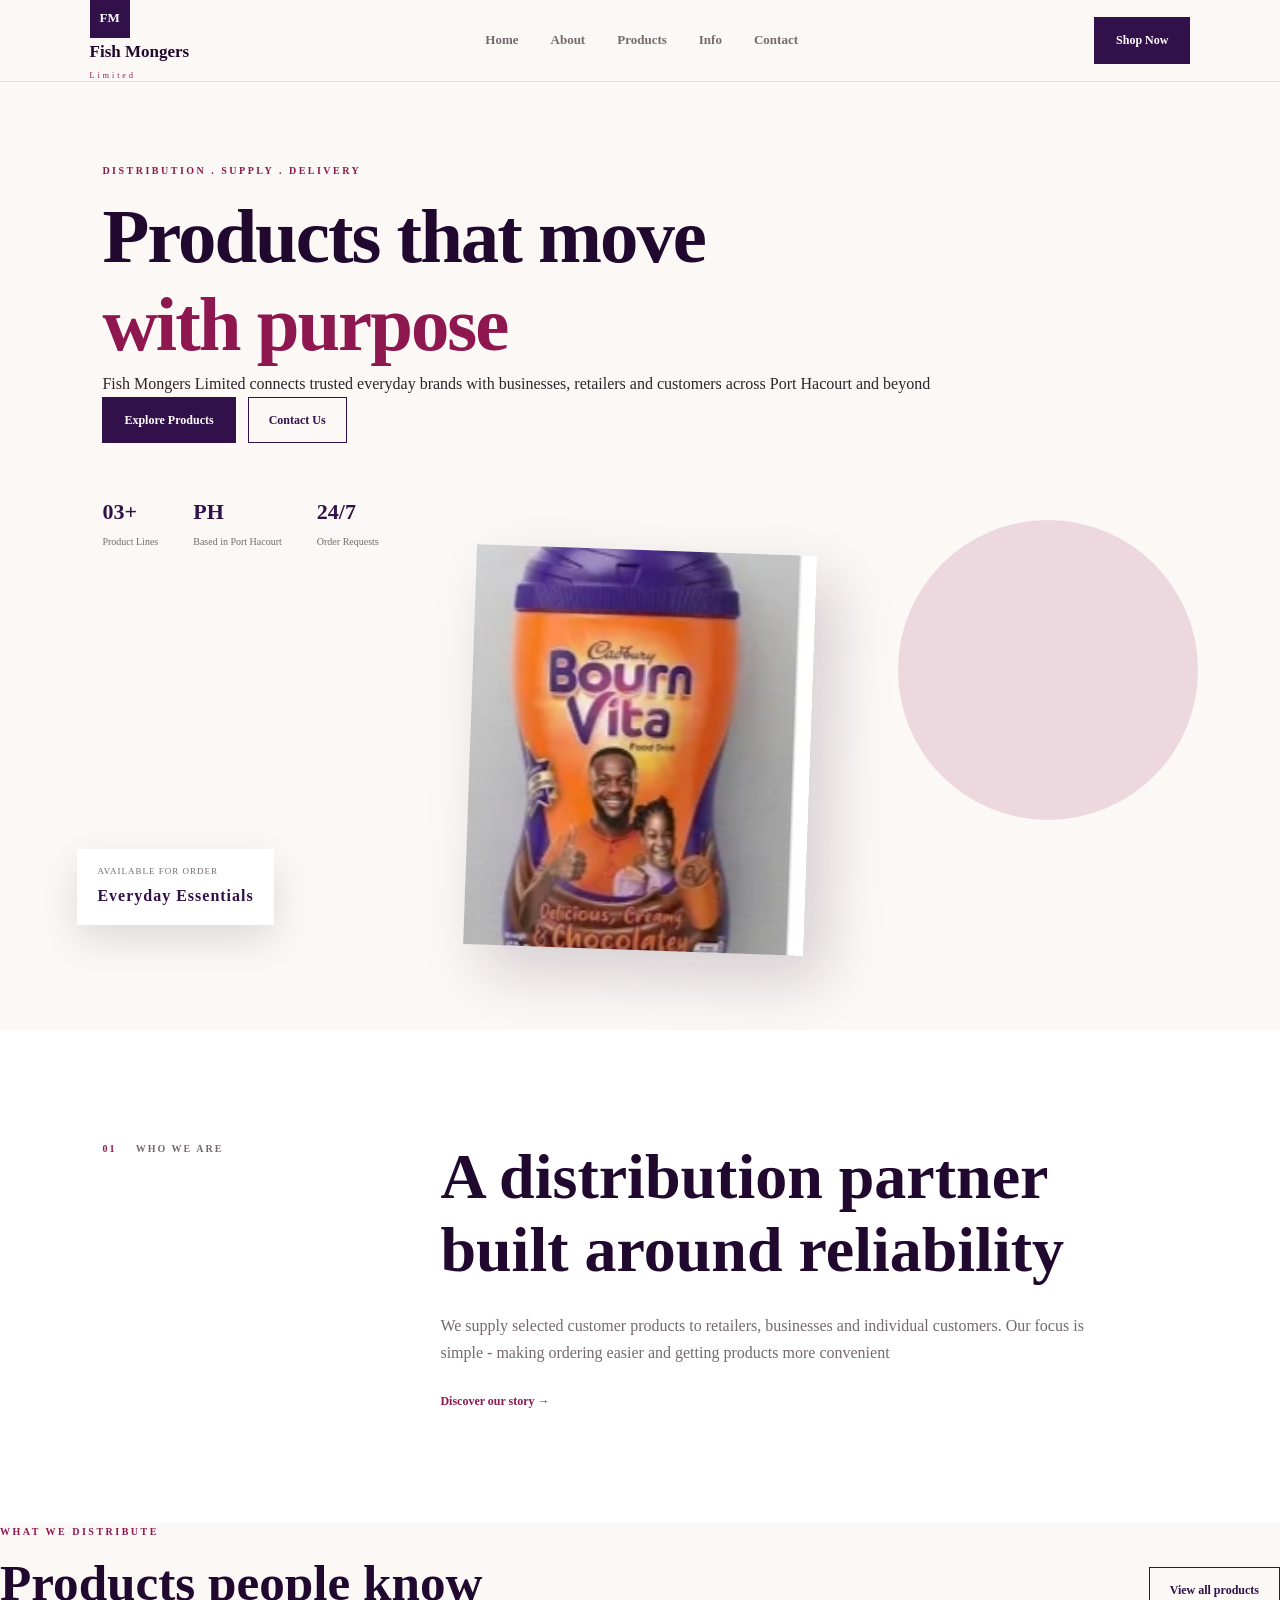
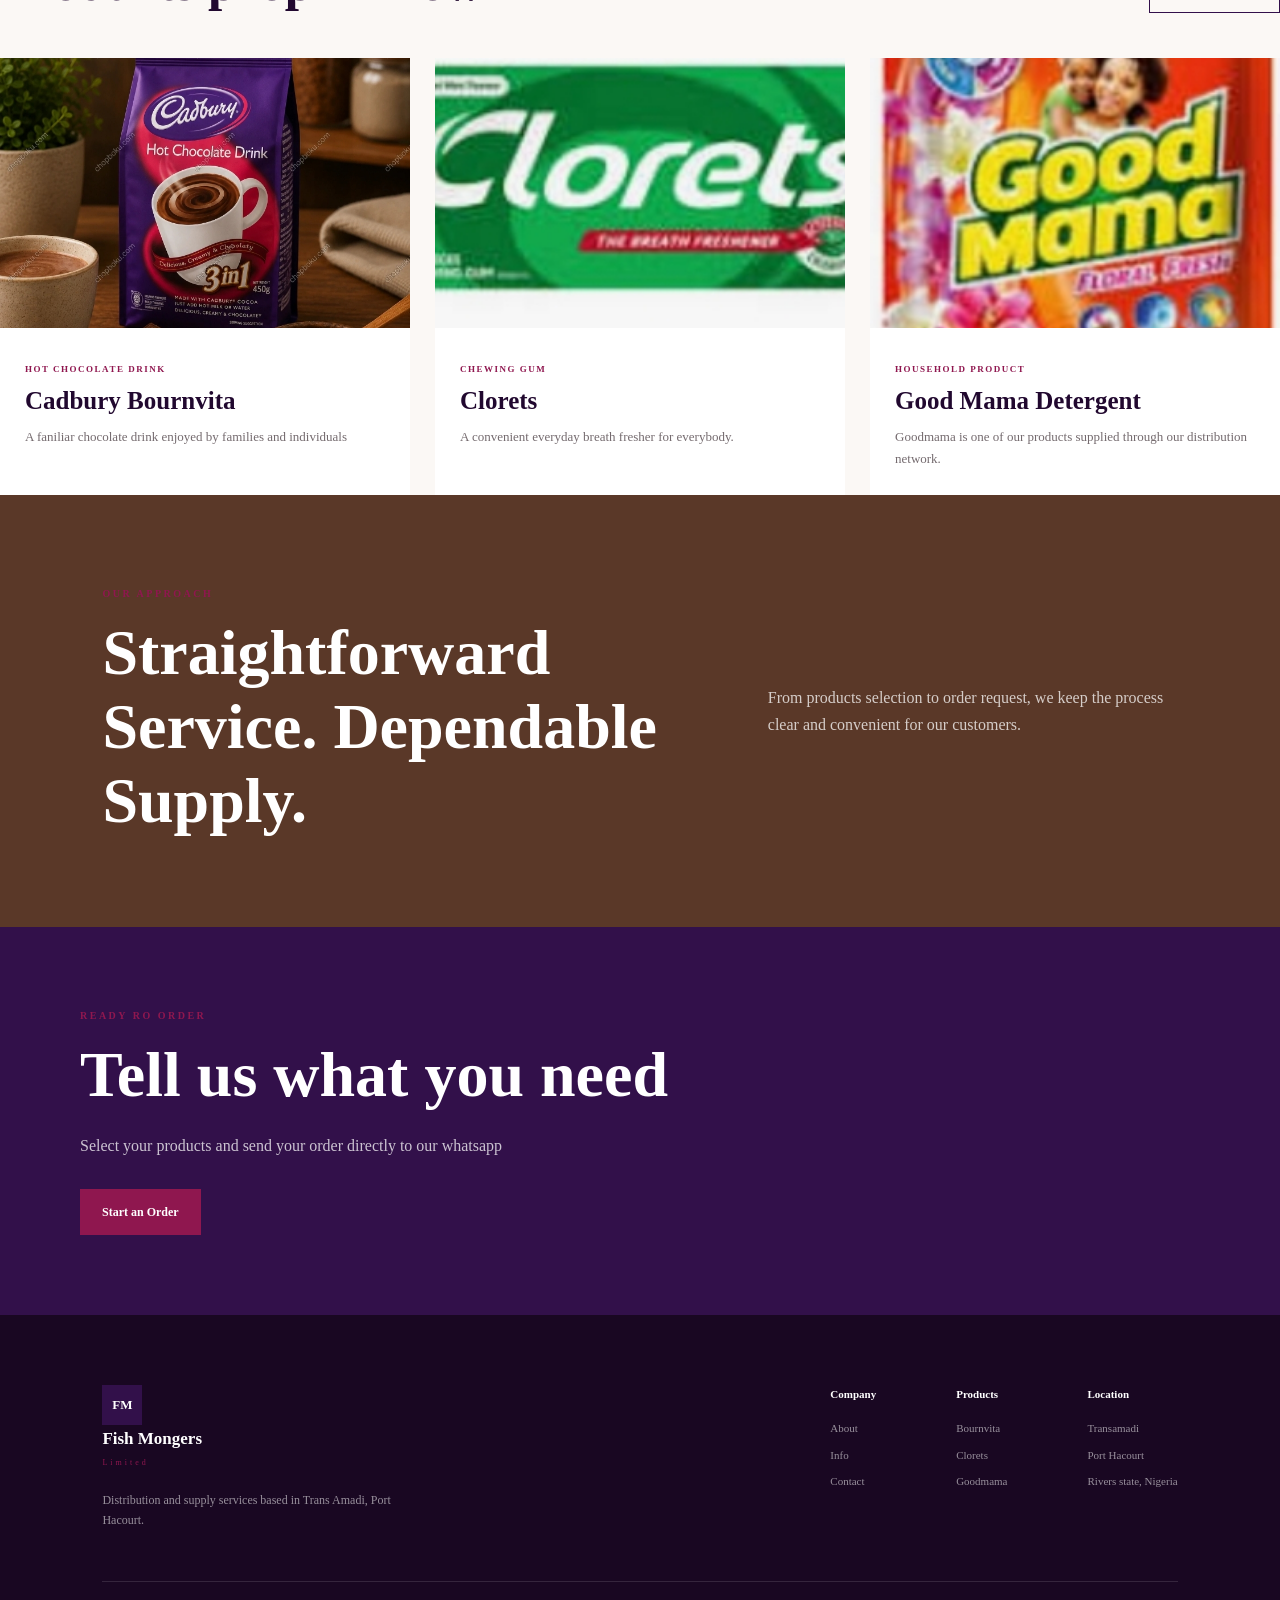
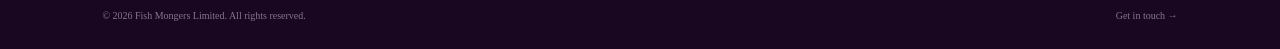
<file: index.html>
<!DOCTYPE html>
<html lang="en">
<head>
    <meta charset="UTF-8">
    <meta name="viewport" content="width=device-width, initial-scale=1.0">
    <title>Fish Mongers Limited | Distribution Company</title>
    <link rel="preconnect" href="https://fonts.googleapis.com">
 <link rel="preconnect" href="https://fonts.gstatic.com"crossorigin> 
 <link href="https://fonts.googleapis.com/css2?family=DM+Sans:wght@400;500;600;700&family=Playfair+Display:wght@600;700&display=swap"  rel="stylesheet"> 
    <link rel="stylesheet" href="style.css">
</head>
<body>
  <header class="header">
    <a href="index.html" class="logo">
        <span>FM</span>
        <div><strong>Fish Mongers</strong>
            <small>Limited</small>
        </div>
    </a>
    <nav class="navbar" id="navbar">
        <a href="index.html" class="active">Home</a>
        <a href="about.html">About</a>
        <a href="products.html">Products</a>
        <a href="info.html">Info</a>
        <a href="contact.html">Contact</a>
    </nav>
 <a href="products.html" class="header-button">Shop Now</a>
        <button class="menu-btn" id="menuBtn">&#8801;</button>
     </header>

     <main>
        <section class="hero">
            <div class="hero-text">
                <p class="eyebrow">DISTRIBUTION . SUPPLY . DELIVERY</p>
                <h1>Products that move
                <span>with purpose</span>
                </h1>
                <p class="hero-description">
                    Fish Mongers Limited connects trusted everyday brands with businesses, retailers
                    and customers across Port Hacourt and beyond
                </p>
                <div class="hero-buttons"><a href="products.html" class="primary-btn">Explore Products</a>
                    <a href="contact.html" class="secondary-btn">Contact Us</a>
                </div>
                <div class="hero-details">
                    <div><strong>03+</strong>
                    <span>Product Lines</span>
                </div>
                <div><strong>PH</strong>
                <span>Based in Port Hacourt</span>
                </div>
                <div><strong>24/7</strong>
                <span>Order Requests</span>
                </div>
                </div>
            </div>
            <div class="hero-visual">
                <div class="circle"></div>
                <div class="hero-card">
                    <img src="bournvuta.jpg" alt="Bournvita">
                </div>
                <div class="floating-card">
                    <span>AVAILABLE FOR ORDER</span>
                    <strong>Everyday Essentials</strong>
                </div>
            </div>
        </section>

        <section class="intro">
            <div class="section-label">
                <span>01</span>
                WHO WE ARE
            </div>
            <div class="intro-content">
                <h2>A distribution partner built around reliability</h2>
                <p>We supply selected customer products to retailers, businesses 
                    and individual customers. Our focus is simple - making ordering
                     easier and getting products more convenient</p>
                     <a href="about.html" class="text-link">Discover our story &#8594; </a>
            </div>
        </section>

        <section class="products-preview">
            <div class="section-heading">
                <div>
                    <p class="eyebrow">
                        WHAT WE DISTRIBUTE
                    </p>
                    <h2>Products people know</h2>
                </div>
                <a href="products.html" class="secondary-btn">View all products</a>
            </div>
            <div class="product-grid">
                <article class="product-card">
                    <div class="product-image">
                        <img src="cadbury bournvita.jpg" alt=" CadburyBournvita">
                    </div>
                    <div class="product-info">
                        <span>HOT CHOCOLATE DRINK</span>
                        
                        <h3>Cadbury Bournvita</h3>
                        <p>
                            A faniliar chocolate drink enjoyed by families and individuals
                        </p>
                    </div>
                </article>
                <article class="product-card">
                    <div class="product-image">
                        <img src="cloret.jpg.jpg" alt="Clorets Chewing Gum">
                    </div>
                    <div class="product-info">
                        <span>CHEWING GUM</span>
                        <h3>Clorets</h3>
                        <p>A convenient everyday breath fresher for everybody.</p>
                    </div>
                </article>
                <article class="product-card">
                    <div class="product-image">
                        <img src="detergent.jpg.jpg" alt="Goodmama">
                    </div>
                    <div class="product-info">
                        <span>HOUSEHOLD PRODUCT</span>
                        <h3>Good Mama Detergent</h3>
                        <p>Goodmama is one of our products supplied through our distribution network.</p>
                    </div>
                </article>
            </div>
        </section>
        <section class="statement">
            <div>
                <p class="eyebrow">OUR APPROACH</p>
                <h2>Straightforward Service. Dependable Supply.</h2>
            </div>
            <p>From products selection to order request, we keep the process clear and convenient
                for our customers.
            </p>
        </section>
        <section class="home-cta">
            <div>
                <p class="eyebrow">READY RO ORDER</p>
                <h2>Tell us what you need</h2>
                <p>Select your products and send your order directly to our whatsapp</p>
                <a href="products.html" class="primary-btn">Start an Order</a>
            </div>
        </section>
     </main>
     <footer class="footer">
        <div class="footer-top">
            <div class="footer-brand">
                <a href="index.html" class="logo footer-logo">
                    <span>FM</span>
                    <div><strong>Fish Mongers</strong>
                    <small>Limited</small>
                    </div>
                </a>
                <p>Distribution and supply services based in Trans Amadi, Port Hacourt.</p>
            </div>
            <div class="footer-links">
                <div>
                    <h4>Company</h4>
                    <a href="about.html">About</a>
                    <a href="info.html">Info</a>
                    <a href="contact.html">Contact</a>
                </div>
                <div>
                    <h4>Products</h4>
                    <a href="products.html">Bournvita</a>
                    <a href="products.html">Clorets</a>
                    <a href="products.html">Goodmama</a>
                </div>
                <div>
                    <h4>Location</h4>
                    <p>Transamadi</p>
                    <p>Port Hacourt</p>
                    <p>Rivers state, Nigeria</p>
                </div>
            </div>
        </div>
        <div class="footer-bottom">
            <p>&copy; 2026 Fish Mongers Limited. All rights reserved.</p>
            <a href="contact.html">Get in touch &rarr;</a>
        </div>
     </footer>
     <script src="script.js"></script>
</body>
</html>
</file>
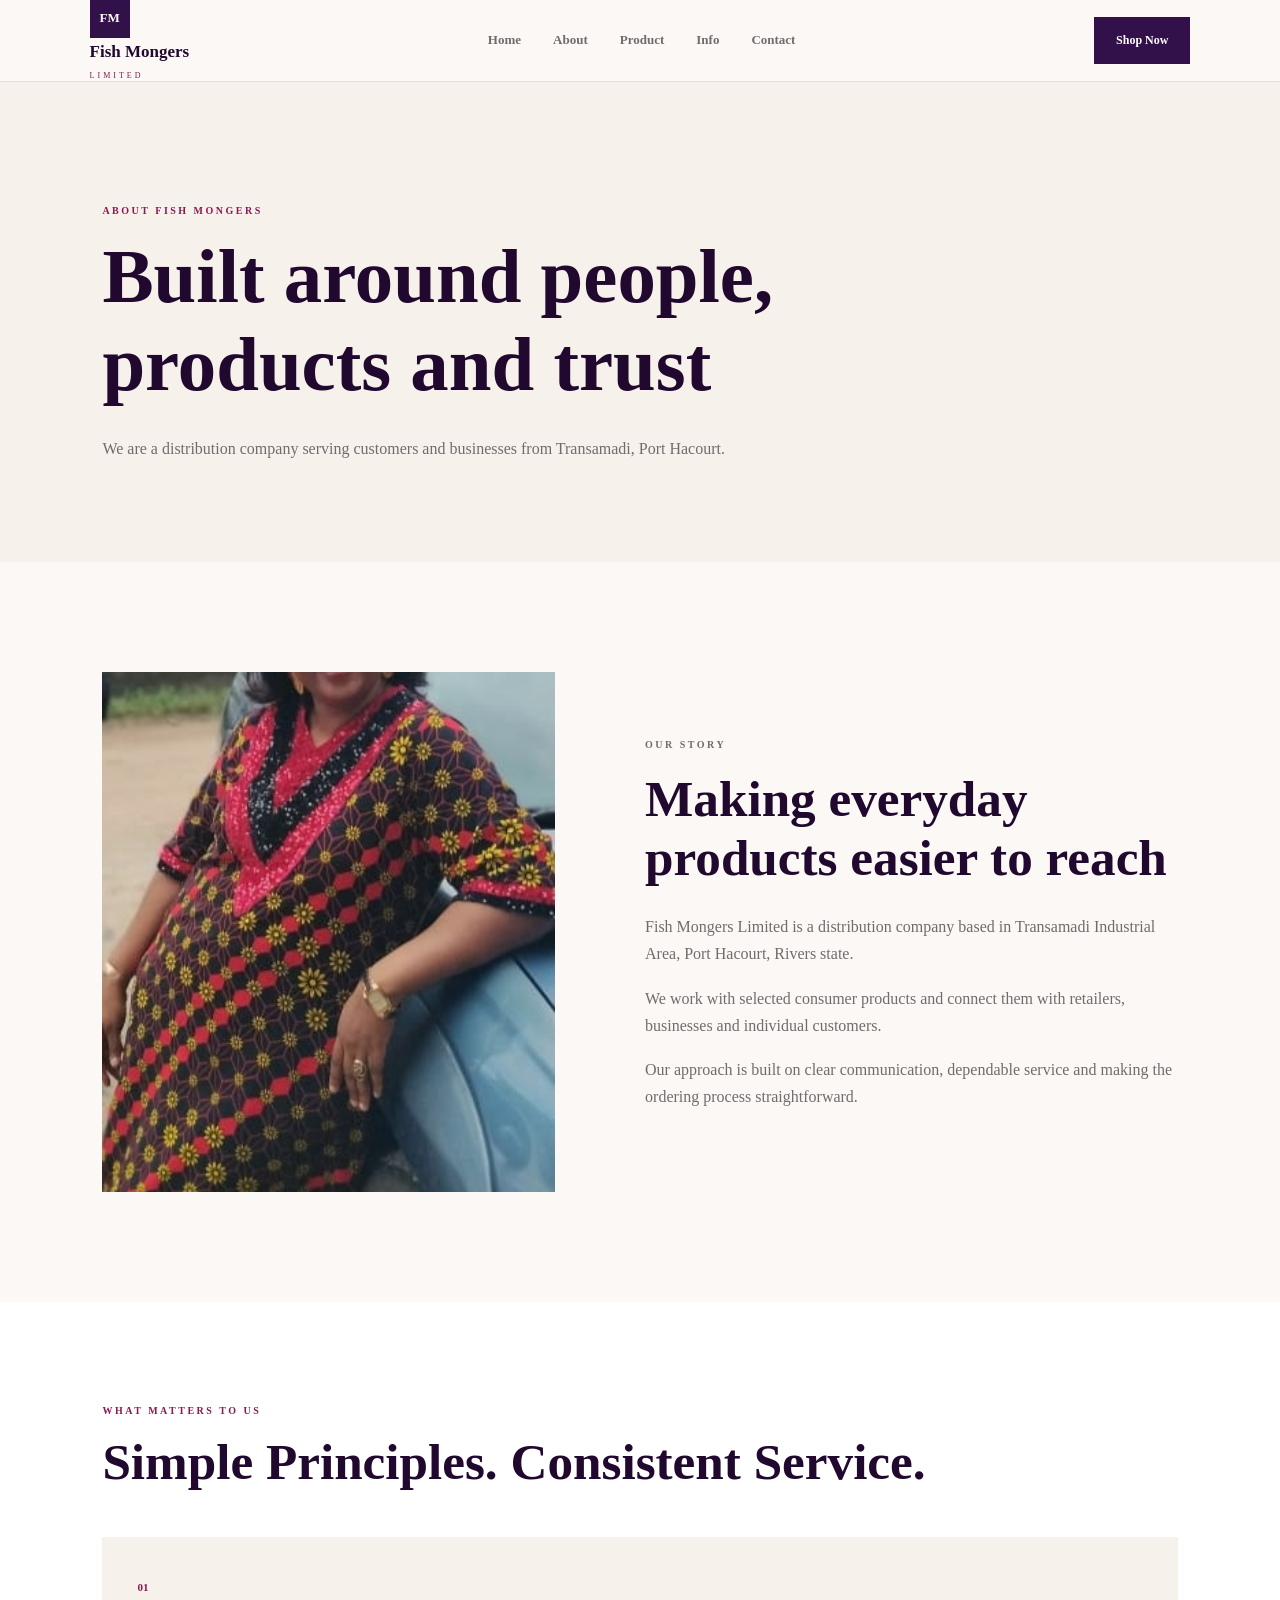
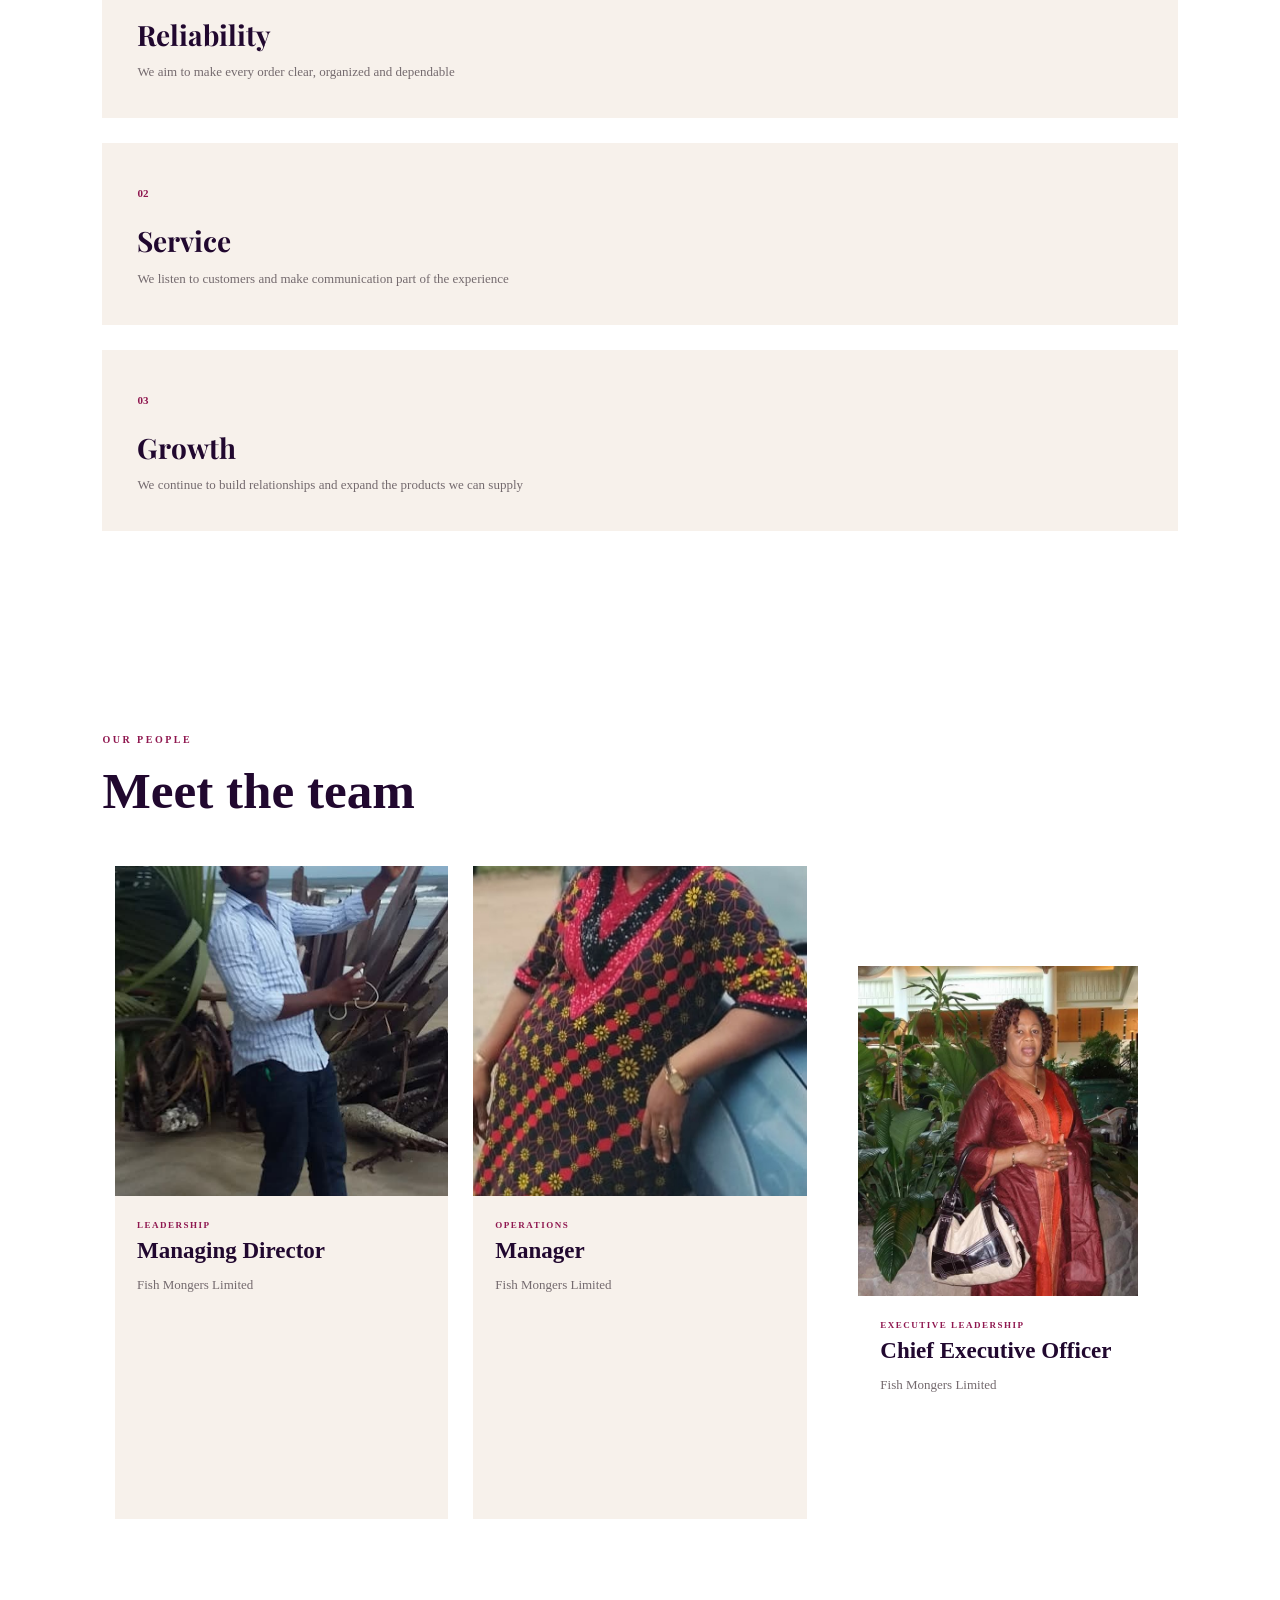
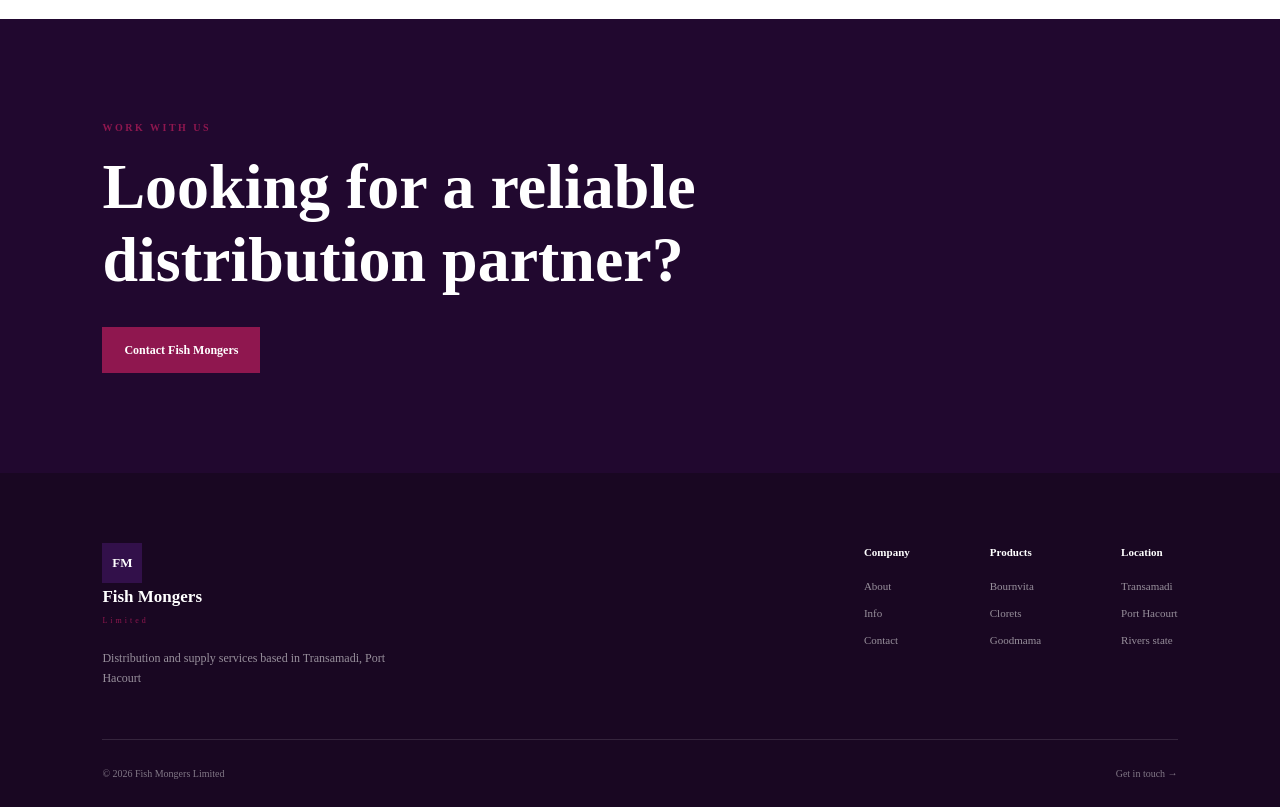
<file: about.html>
<!DOCTYPE html>
<html lang="en">
<head>
    <meta charset="UTF-8">
    <meta name="viewport" content="width=device-width, initial-scale=1.0">
    <title>About Us |Fish Mongers Limited</title>
     <link rel="preconnect" href="https://fonts.googleapis.com">
 <link rel="preconnect" href="https://fonts.gstatic.com"crossorigin> 
 <link href="https://fonts.googleapis.com/css2?family=DM+Sans:wght@400;500;600;700&family=Playfair+Display:wght@600;700&display=swap"  rel="stylesheet"> 
    <link rel="stylesheet" href="style.css">
    </head>
    <body>
      <header class="header">
        <a href="index.html" class="logo">
            <span>FM</span>
            <div><strong>Fish Mongers</strong>
                <small>LIMITED</small>
            </div>
        </a>
        <nav class="navbar" id="navbar">
            <a href="index.html">Home</a>
            <a href="about.html" class="active">About</a>
            <a href="products.html">Product</a>
            <a href="info.html">Info</a>
            <a href="contact.html">Contact</a>
        </nav>
        <a href="products.html" class="header-button">Shop Now</a>
        <button class="menu-btn" id="menu-btn">&#8801;</button>
      </header> 
      <main>
        <section class="page-hero">
            <p class="eyebrow">ABOUT FISH MONGERS</p>
            <h1>Built around people, products and trust</h1>
            <p>
                  We are a distribution company serving customers and businesses from Transamadi, Port Hacourt.
            </p>
        </section>
        <section class="about-story">
            <div class="about-image">
                <img src="director.jpg.jpg" alt="Fish Mongers Director">
            </div>
            <div class="about-content">
                <p class="eyebrow">
                    OUR STORY
                </p>
                <h2>Making everyday products easier to reach</h2>
                <p>Fish Mongers Limited is a distribution company based in Transamadi Industrial Area,
                    Port Hacourt, Rivers state.
                </p>
                <p>We work with selected consumer products and connect them with retailers, businesses
                    and individual customers.
                </p>
                <p>
                    Our approach is built on clear communication, dependable service and making the ordering process straightforward.
                </p>
            </div>
        </section>
        <section class="values">
            <div class="section-heading">
                <div>
                    <p class="eyebrow">WHAT MATTERS TO US</p>
                    <h2>Simple Principles. Consistent Service.</h2>
                </div>
            </div>
            <div class="value-grid">
                <div class="value-card">
                    <span>01</span>
                    <h3>Reliability</h3>
                    <p>We aim to make every order clear, organized and dependable</p>
                </div>
                <div class="value-card">
                    <span>02</span>
                    <h3>Service</h3>
                    <p>We listen to customers and make communication part of the experience</p>
                </div>
                <div class="value-card">
                    <span>03</span>
                    <h3>Growth</h3>
                    <p>We continue to build relationships and expand the products we can supply</p>
                </div>
            </div>
        </section>
        <section class="team">
            <div class="section-heading">
                <div>
                    <p class="eyebrow">
                        OUR PEOPLE
                    </p>
                    <h2>Meet the team</h2>
                </div>
            </div>
            <div class="team-grid">
                <article class="team-card">
                    <div class="team-photo">
                        <img src="MD.jpg.jpg" alt="Managing Director">
                    </div>
                    <div class="team-info">
                        <p>LEADERSHIP</p>
                        <h3>Managing Director</h3>
                        <span>Fish Mongers Limited</span>
                    </div>
                </article>
                <article class="team-card">
                    <div class="team-photo">
                       <img src="director.jpg.jpg" alt="Director"> 
                    </div>
                    <div class="team-info">
                        <p>OPERATIONS</p>
                        <h3>Manager</h3>
                        <span>Fish Mongers Limited</span>
                    </div>
                </article>
                <article class="team card">
                    <div class="team-photo">
                        <img src="ceo.jpg.jpg" alt="Chief Executive Officer">
                    </div>
                    <div class="team-info">
                        <p>EXECUTIVE LEADERSHIP</p>
                        <h3>Chief Executive Officer</h3>
                        <span>Fish Mongers Limited</span>
                    </div>
                </article>
            </div>
        </section>
        <section class="dark-cta">
            <div>
                <p class="eyebrow">WORK WITH US</p>
                <h2>Looking for a reliable distribution partner?</h2>
                <a href="contact.html" class="primary-btn">Contact Fish Mongers</a>
            </div>
        </section>
      </main>
       <footer class="footer">
            <div class="footer-top">
                <div class="footer-brand">
                    <a href="index.html" class="logo footer-logo">
                        <span>FM</span>
                        <div><strong>Fish Mongers</strong>
                        <small>Limited</small></div>
                    </a>
                    <p>Distribution and supply services based in Transamadi, Port Hacourt</p>
                </div>
                <div class="footer-links">
                    <div>
                        <h4>Company</h4>
                        <a href="about.html">About</a>
                        <a href="info.html">Info</a>
                        <a href="contact.html">Contact</a>
                    </div>
                    <div>
                        <h4>Products</h4>
                        <a href="products.html">Bournvita</a>
                        <a href="products.html">Clorets</a>
                        <a href="products.html">Goodmama</a>
                    </div>
                    <div>
                        <h4>Location</h4>
                        <p>Transamadi</p>
                        <p>Port Hacourt</p>
                        <p>Rivers state</p>
                    </div>
                </div>
            </div>
            <div class="footer-bottom">
                <p>&copy; 2026 Fish Mongers Limited</p>
                <a href="contact.html">Get in touch &rarr;</a>
            </div>
        </footer>
        <script src="script.js"></script> 
    </body>
    </html>
</file>
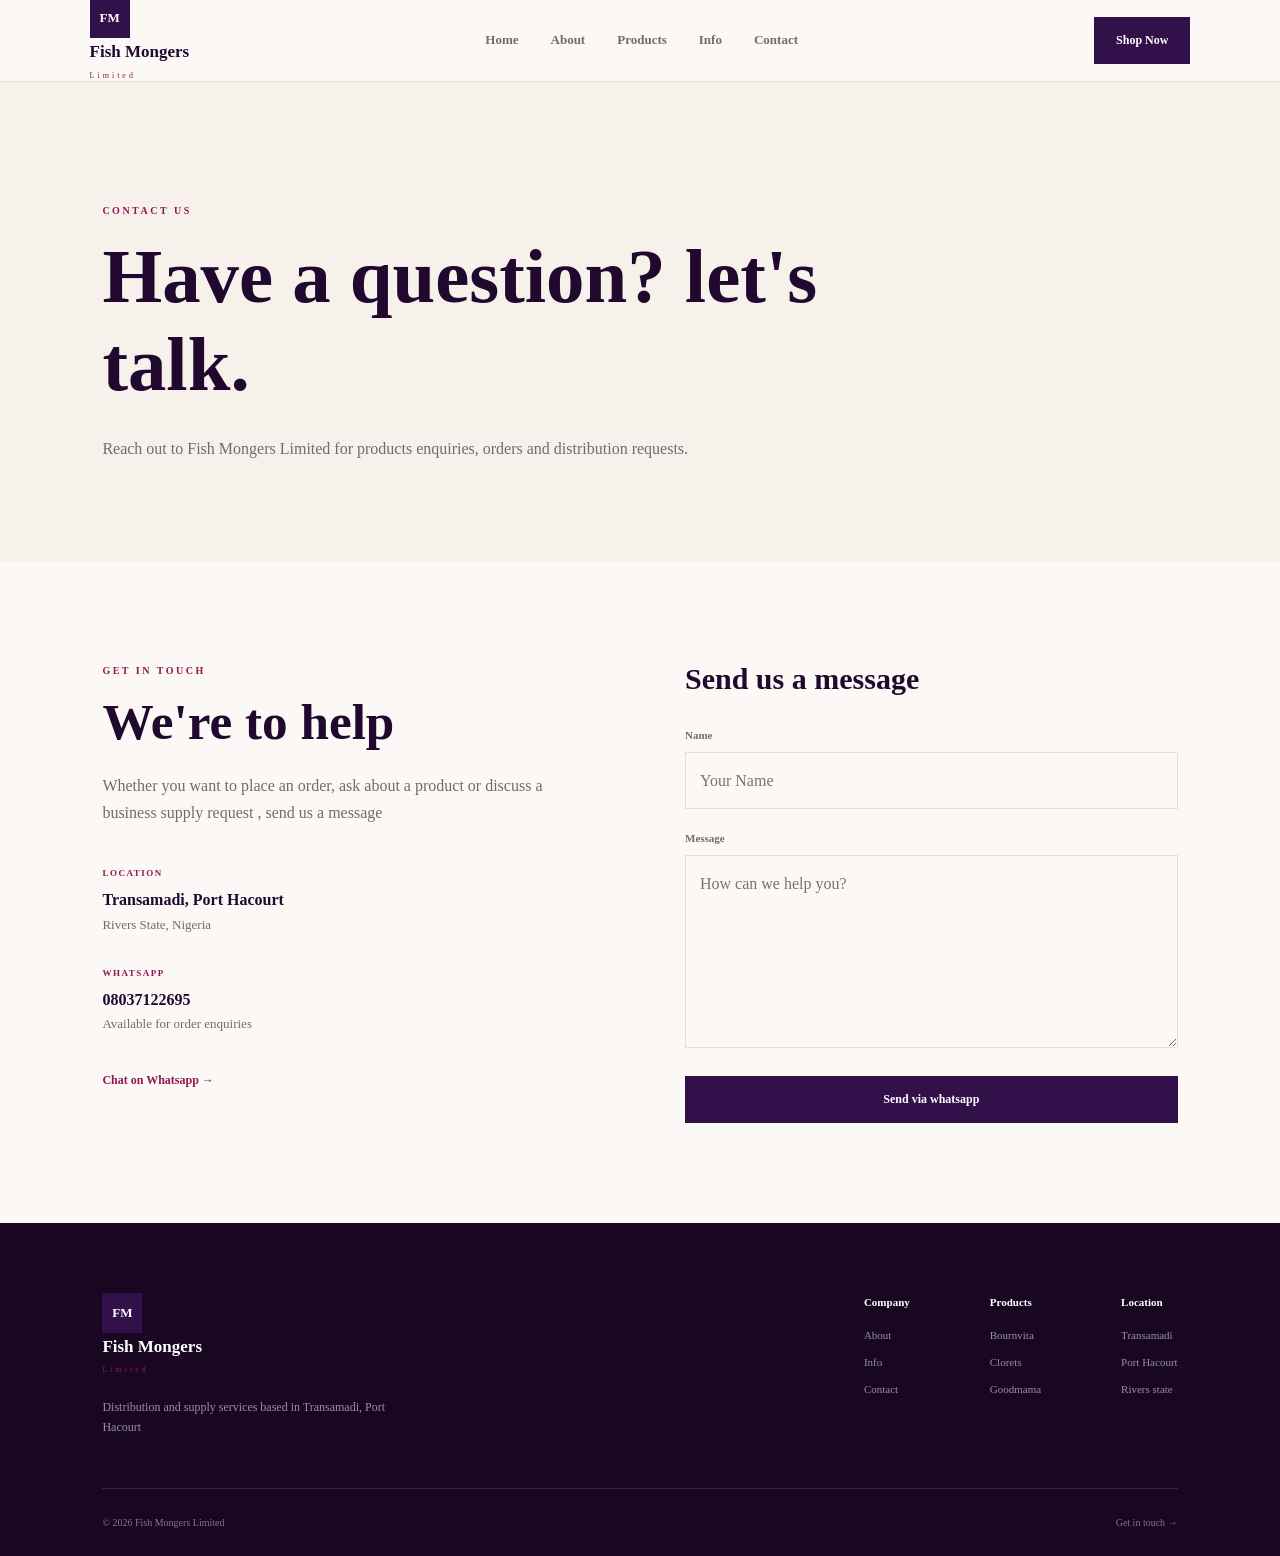
<file: contact.html>
<!DOCTYPE html>
<html lang="en">
<head>
    <meta charset="UTF-8">
    <meta name="viewport" content="width=device-width, initial-scale=1.0">
    <title>Contact |Fish Mongers Limited</title>
     <link rel="preconnect" href="https://fonts.googleapis.com">
 <link rel="preconnect" href="https://fonts.gstatic.com"crossorigin> 
 <link href="https://fonts.googleapis.com/css2?family=DM+Sans:wght@400;500;600;700&family=Playfair+Display:wght@600;700&display=swap"  rel="stylesheet"> 
    <link rel="stylesheet" href="style.css">
    </head>
    <body>
         <header class="header">
            <a href="index.html" class="logo">
                <span>FM</span>
                <div>
                    <strong>Fish Mongers</strong>
                    <small>Limited</small>
                </div>
            </a>
            <nav class="navbar" id="navbar">
                <a href="index.html">Home</a>
        <a href="about.html">About</a>
        <a href="products.html">Products</a>
        <a href="info.html">Info</a>
        <a href="contact.html"  class="active" >Contact</a>
            </nav>
            <a href="products.html" class="header-button">Shop Now</a>
            <button class="menu-btn" id="menuBtn">&#8801;</button>
        </header>
        <main>
            <section class="page-hero">
                <p class="eyebrow">CONTACT US</p>
                <h1>Have a question?
                    let's talk.
                </h1>
                <p>Reach out to Fish Mongers Limited for products enquiries, orders and distribution requests.</p>
            </section>
            <section class="contact-section">
                <div class="contact-information">
                    <p class="eyebrow">GET IN TOUCH</p>
                   <h2> We're to help</h2>
                   <p>Whether you want to place an order, ask about a product or discuss a 
                    business supply request , send us a message</p>
                    <div class="contact-item">
                        <span>LOCATION</span>
                        <strong>Transamadi, Port Hacourt</strong>
                        <p>Rivers State, Nigeria</p>
                    </div>
                    <div class="contact-item">
                        <span>WHATSAPP</span>
                        <strong>08037122695</strong>
                        <p>Available for order enquiries</p>
                    </div>
                    <a href="https://wa.me/2348037122695" class="whatsapp-link" target="_blank">Chat on Whatsapp &rarr;</a>
                </div>
                <div class="contact-form-box">
                    <h3>Send us a message</h3>
                    <form id="contactForm">
                        <div class="form-group">
                            <label for="name">Name</label>
                            <input type="text" id="name" placeholder="Your Name" required>
                        </div>
                        <div class="form-group">
                            <label for="message">Message</label>
                            <textarea id="message" rows="6" placeholder="How can we help you?" required></textarea>
                        </div>
                        <button type="submit" class="primary-btn form-btn">Send via whatsapp</button>
                    </form>
                </div>
            </section>
        </main>
        <footer class="footer">
            <div class="footer-top">
                <div class="footer-brand">
                    <a href="index.html" class="logo footer-logo">
                        <span>FM</span>
                        <div><strong>Fish Mongers</strong>
                        <small>Limited</small></div>
                    </a>
                    <p>Distribution and supply services based in Transamadi, Port Hacourt</p>
                </div>
                <div class="footer-links">
                    <div>
                        <h4>Company</h4>
                        <a href="about.html">About</a>
                        <a href="info.html">Info</a>
                        <a href="contact.html">Contact</a>
                    </div>
                    <div>
                        <h4>Products</h4>
                        <a href="products.html">Bournvita</a>
                        <a href="products.html">Clorets</a>
                        <a href="products.html">Goodmama</a>
                    </div>
                    <div>
                        <h4>Location</h4>
                        <p>Transamadi</p>
                        <p>Port Hacourt</p>
                        <p>Rivers state</p>
                    </div>
                </div>
            </div>
            <div class="footer-bottom">
                <p>&copy; 2026 Fish Mongers Limited</p>
                <a href="contact.html">Get in touch &rarr;</a>
            </div>
        </footer>
        <script src="script.js"></script>
    </body>
    </html>
</file>
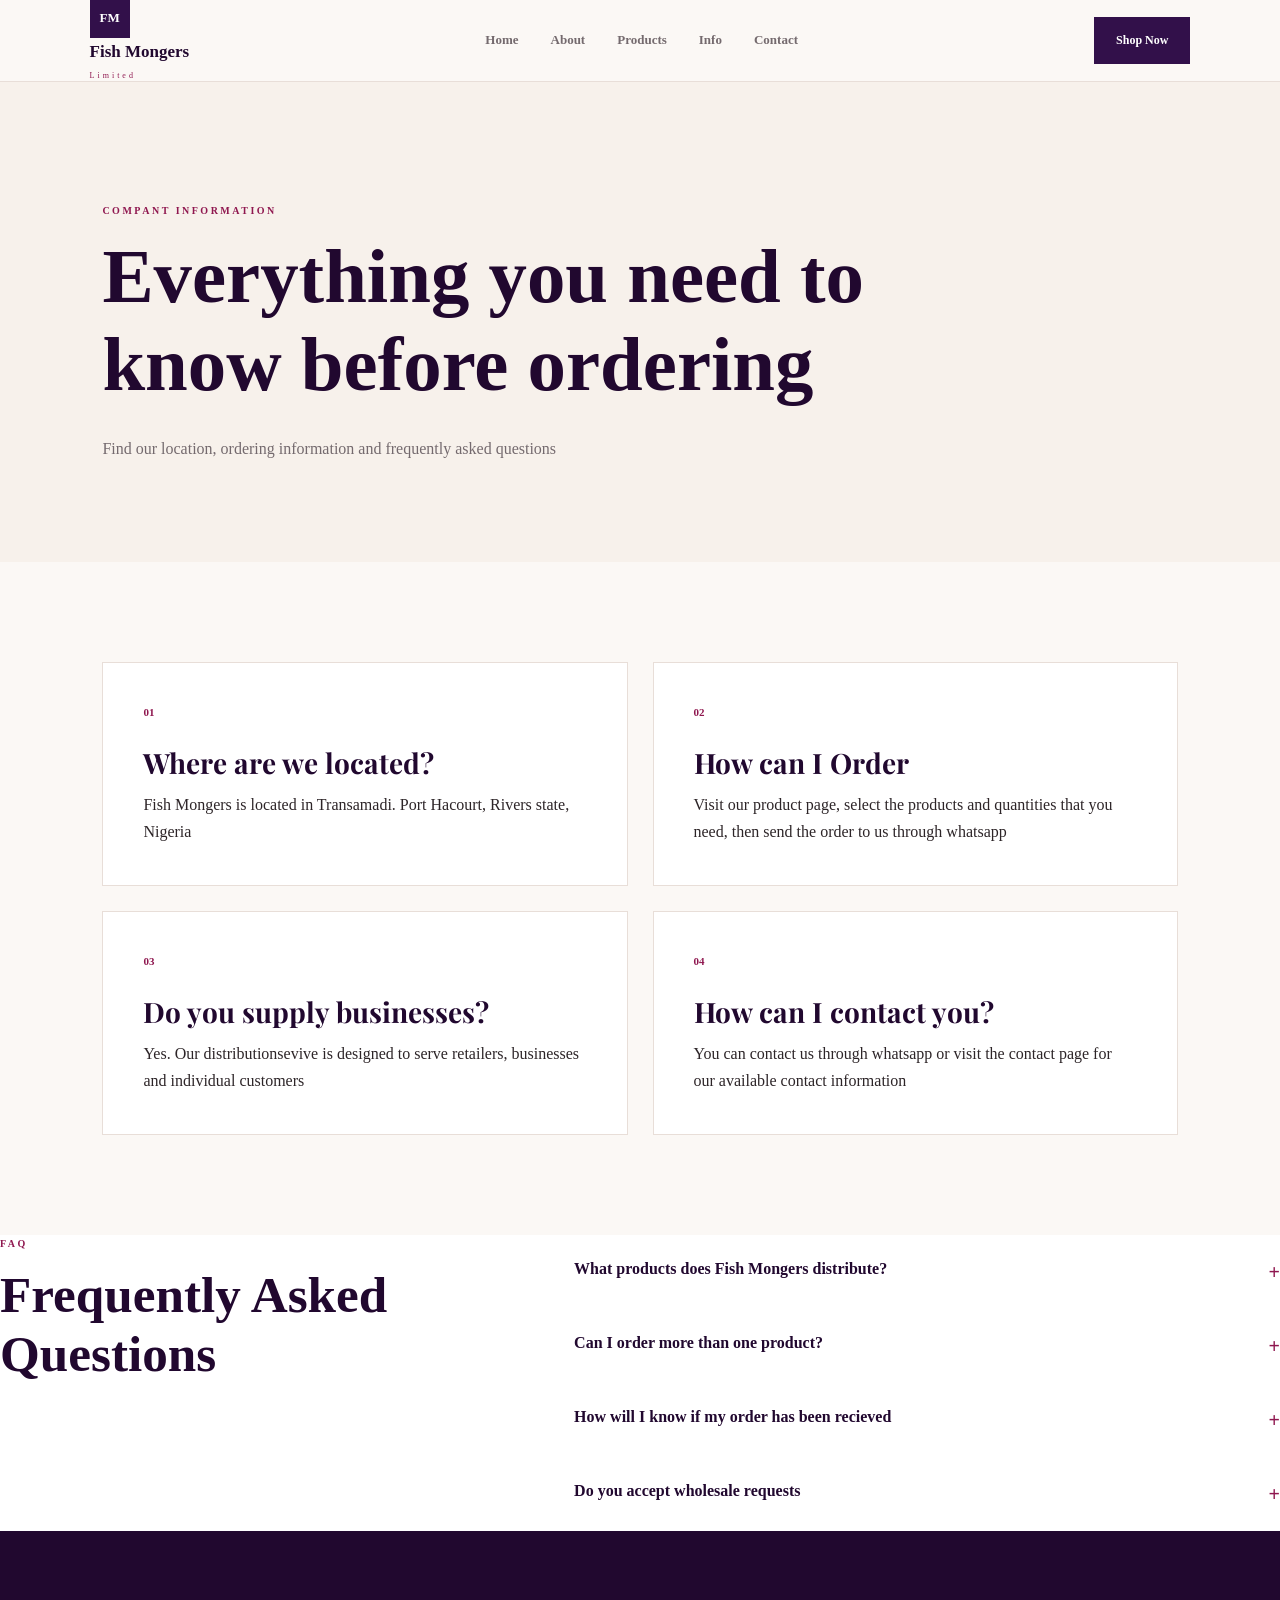
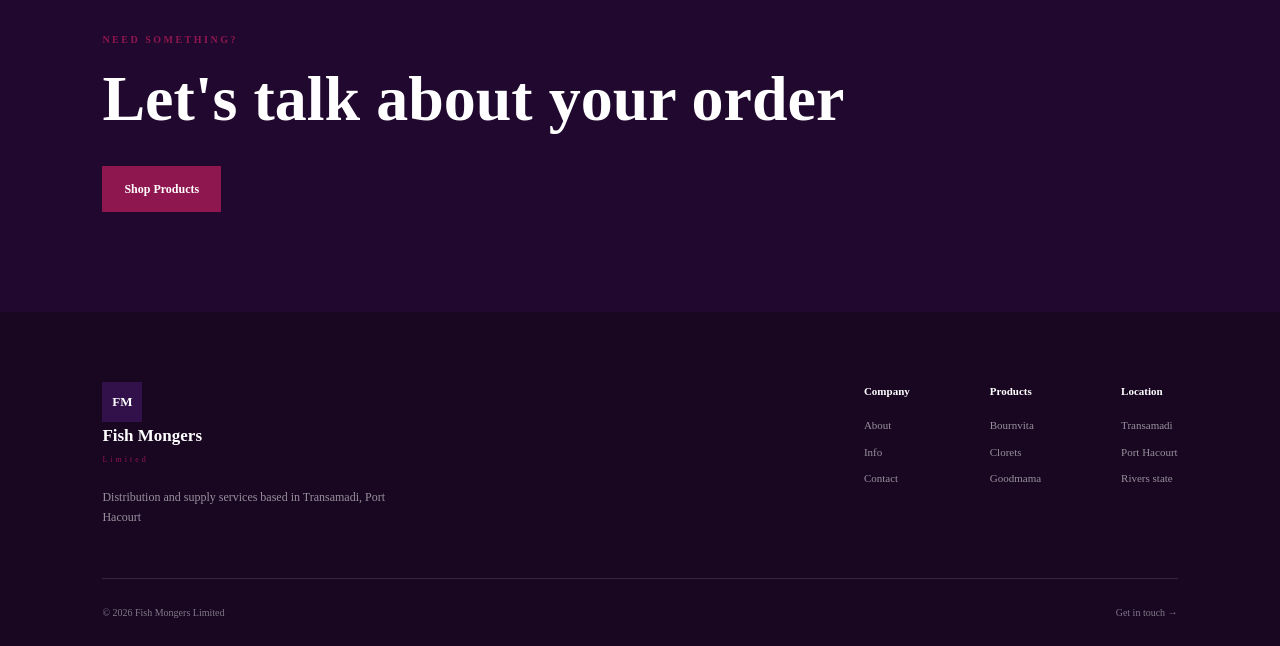
<file: info.html>
<!DOCTYPE html>
<html lang="en">
<head>
    <meta charset="UTF-8">
    <meta name="viewport" content="width=device-width, initial-scale=1.0">
    <title>Information |Fish Mongers Limited</title>
     <link rel="preconnect" href="https://fonts.googleapis.com">
 <link rel="preconnect" href="https://fonts.gstatic.com"crossorigin> 
 <link href="https://fonts.googleapis.com/css2?family=DM+Sans:wght@400;500;600;700&family=Playfair+Display:wght@600;700&display=swap"  rel="stylesheet"> 
    <link rel="stylesheet" href="style.css">
    </head>
    <body>
        <header class="header">
            <a href="index.html" class="logo">
                <span>FM</span>
                <div>
                    <strong>Fish Mongers</strong>
                    <small>Limited</small>
                </div>
            </a>
            <nav class="navbar" id="navbar">
                <a href="index.html">Home</a>
        <a href="about.html">About</a>
        <a href="products.html">Products</a>
        <a href="info.html" class="active" >Info</a>
        <a href="contact.html">Contact</a>
            </nav>
            <a href="products.html" class="header-button">Shop Now</a>
            <button class="menu-btn" id="menuBtn">&#8801;</button>
        </header>
        <main>
            <section class="page-hero">
                <p class="eyebrow">COMPANT INFORMATION</p>
                <h1>Everything you need to know before ordering</h1>
                <p>Find our location, ordering information and frequently asked questions</p>
            </section>
            <section class="info-section">
                <div class="info-grid">
                    <article class="info-card">
                        <div class="info-number">01</div>
                        <h3>Where are we located?</h3>
                        <p>Fish Mongers is located in Transamadi. Port Hacourt, Rivers state, Nigeria</p>
                    </article>
                    <article class="info-card">
                        <div class="info-number">02</div>
                        <h3>How can I Order</h3>
                        <p>Visit our product page, select the products and quantities that you need,
                             then send the order to us through whatsapp
                        </p>
                    </article>
                    <article class="info-card">
                        <div class="info-number">03</div>
                        <h3>Do you supply businesses?</h3>
                        <p>Yes. Our distributionsevive is designed to serve retailers, businesses and individual customers</p>
                    </article>
                    <article class="info-card">
                        <div class="info-number">04</div>
                        <h3>How can I contact you?</h3>
                        <p>You can contact us through whatsapp or visit the contact page for our available contact information</p>
                    </article>
                </div>
            </section>
            <section class="faq-section">
                <div class="faq-intro">
                    <p class="eyebrow">FAQ</p>
                    <h2>Frequently Asked Questions</h2>
                </div>
                <div class="faq-list">
                    <details>
                        <summary>What products does Fish Mongers distribute?
                            <span>+</span>
                        </summary>
                        <p>Our current product selection includes Cadbury bournvita, clorets and Goodmama</p>
                    </details>
                    <details>
                        <summary>Can I order more than one product?
                            <span>+</span>
                        </summary>
                        <p>Yes. You can order different products and quanttites before sending your order. </p>
                    </details>
                    <details>
                        <summary>How will I know if my order has been recieved
                            <span>+</span>
                        </summary>
                        <p>Your order is sent directly to our whatsapp number, where it can be reviewed and confirmed with you.</p>
                    </details>
                    <details>
                        <summary>Do you accept wholesale requests
                            <span>+</span>
                        </summary>
                        <p>For larger or business orders, contact us directly so we can discuss your requirements</p>
                    </details>
                </div>
            </section>
            <section class="dark-cta">
                <div>
                    <p class="eyebrow">NEED SOMETHING?</p>
                    <h2>Let's talk about your order</h2>
                    <a href="products.html" class="primary-btn">Shop Products</a>
                </div>
            </section>
        </main>
         <footer class="footer">
            <div class="footer-top">
                <div class="footer-brand">
                    <a href="index.html" class="logo footer-logo">
                        <span>FM</span>
                        <div><strong>Fish Mongers</strong>
                        <small>Limited</small></div>
                    </a>
                    <p>Distribution and supply services based in Transamadi, Port Hacourt</p>
                </div>
                <div class="footer-links">
                    <div>
                        <h4>Company</h4>
                        <a href="about.html">About</a>
                        <a href="info.html">Info</a>
                        <a href="contact.html">Contact</a>
                    </div>
                    <div>
                        <h4>Products</h4>
                        <a href="products.html">Bournvita</a>
                        <a href="products.html">Clorets</a>
                        <a href="products.html">Goodmama</a>
                    </div>
                    <div>
                        <h4>Location</h4>
                        <p>Transamadi</p>
                        <p>Port Hacourt</p>
                        <p>Rivers state</p>
                    </div>
                </div>
            </div>
            <div class="footer-bottom">
                <p>&copy; 2026 Fish Mongers Limited</p>
                <a href="contact.html">Get in touch &rarr;</a>
            </div>
        </footer>
        <script src="script.js"></script>
    </body>
    </html>
</file>
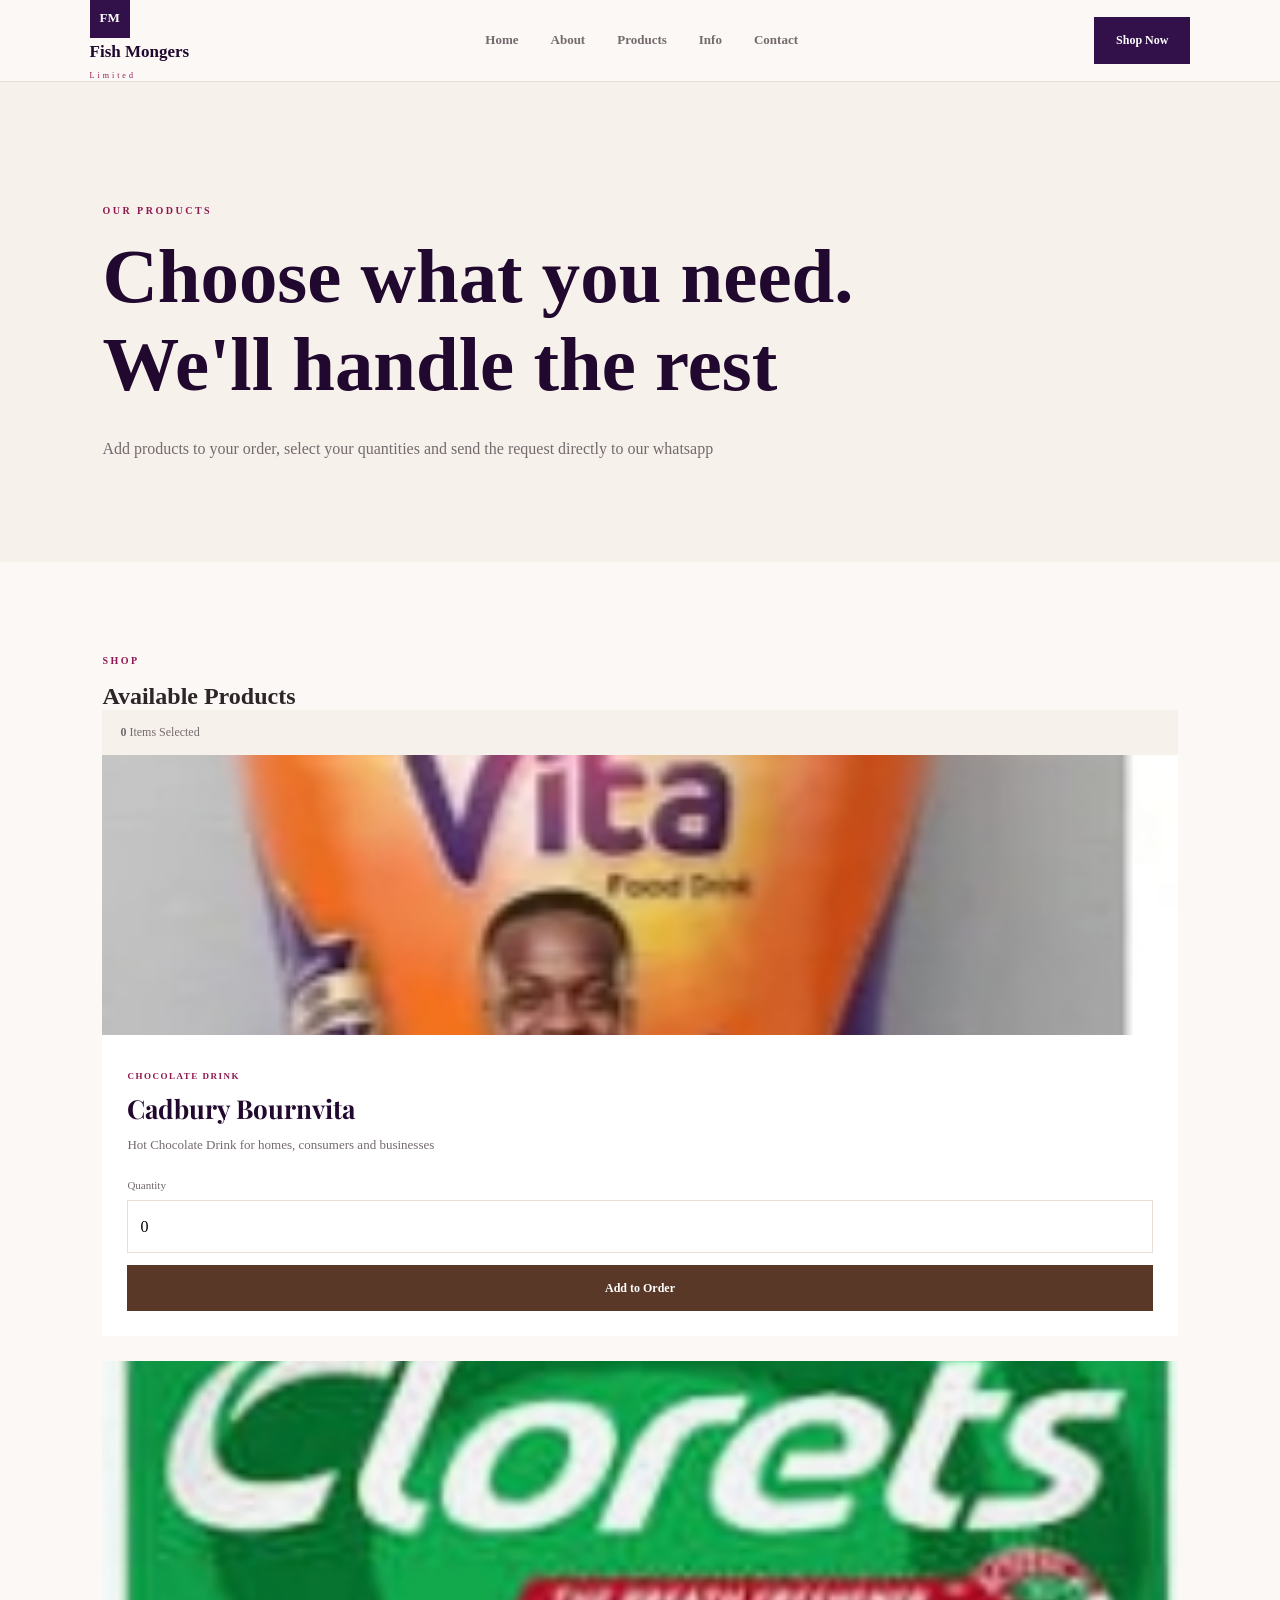
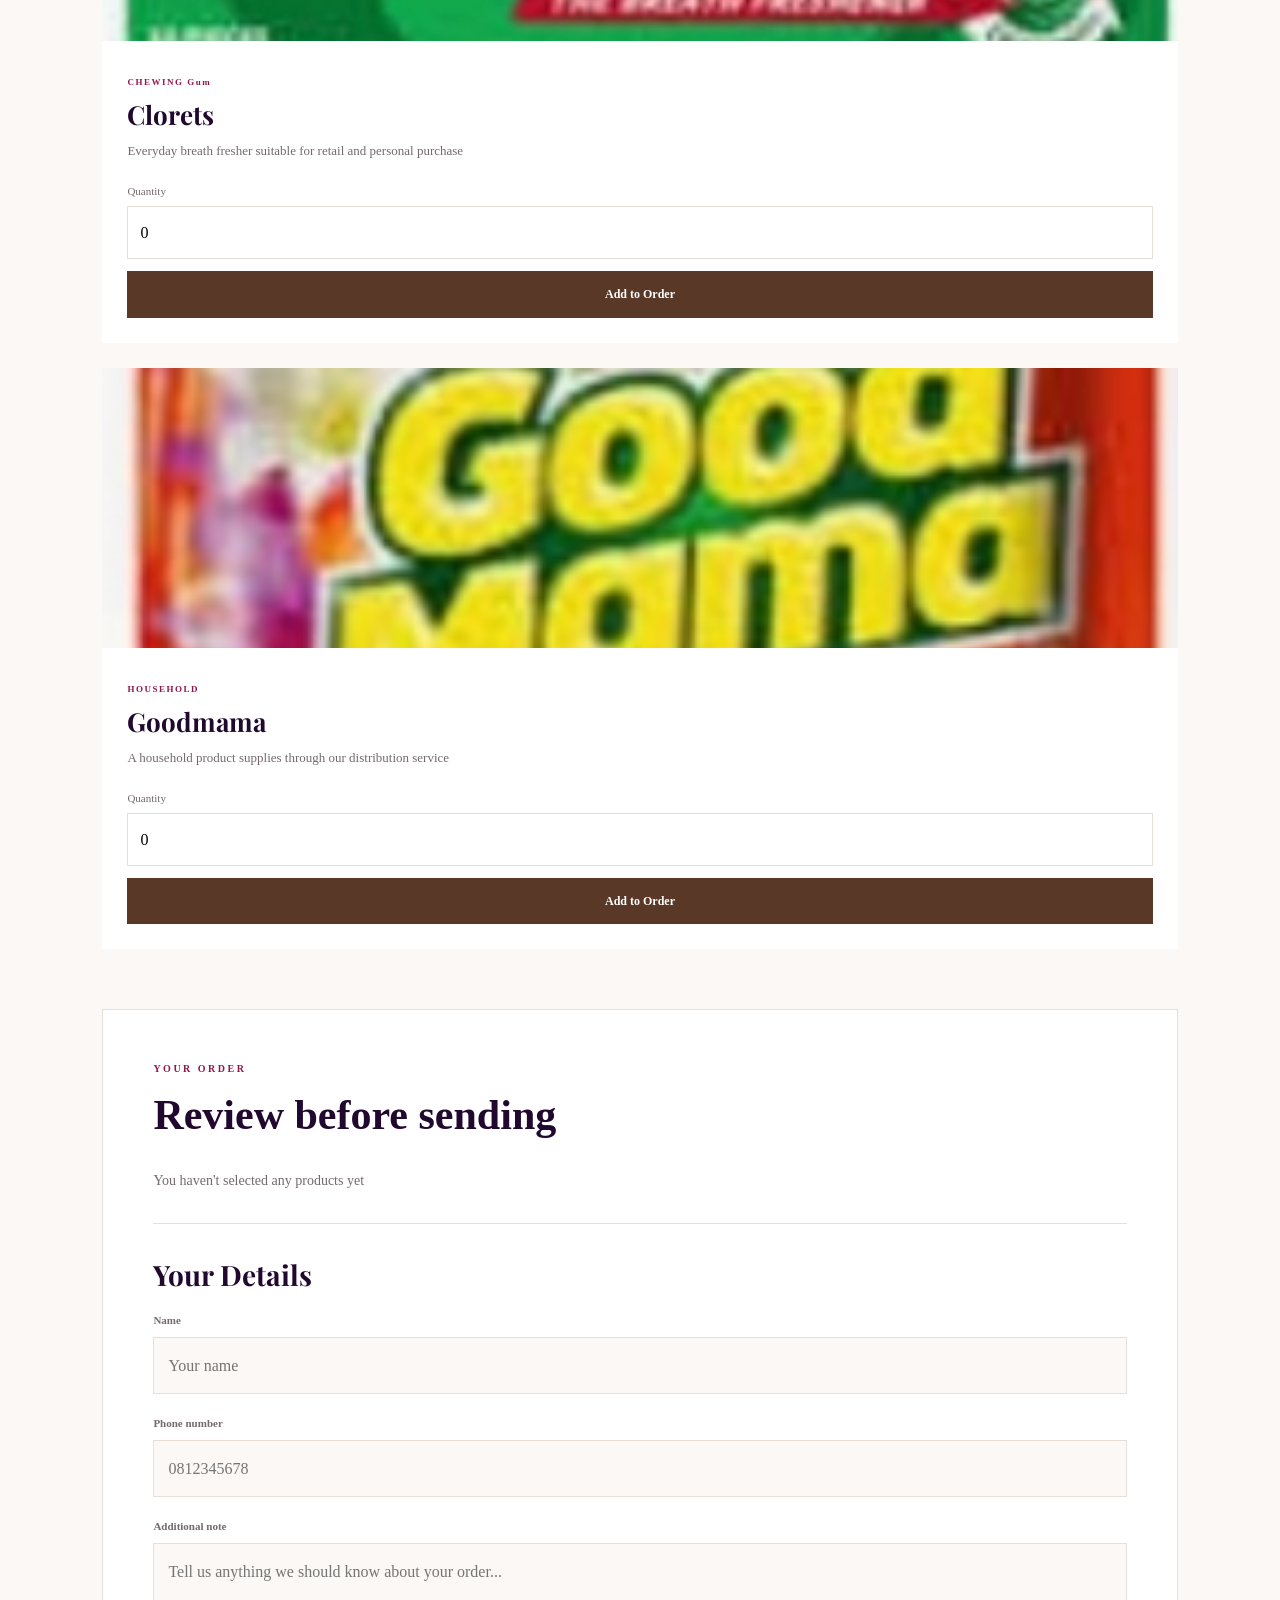
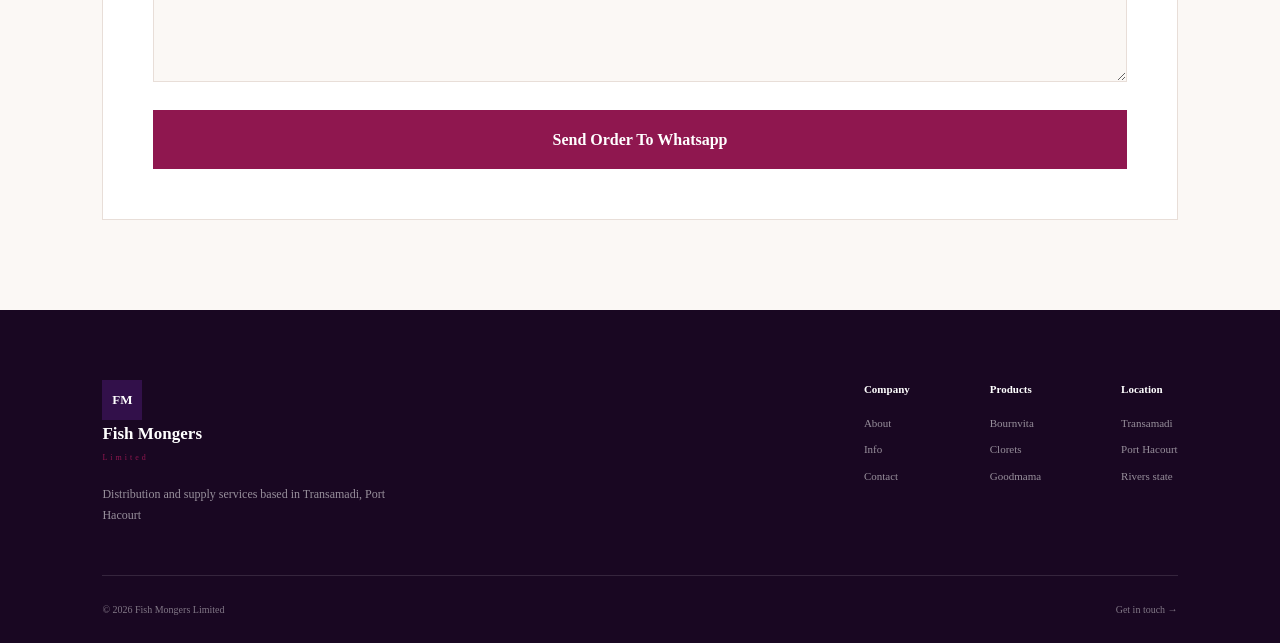
<file: products.html>
<!DOCTYPE html>
<html lang="en">
<head>
    <meta charset="UTF-8">
    <meta name="viewport" content="width=device-width, initial-scale=1.0">
    <title>Products |Fish Mongers Limited</title>
     <link rel="preconnect" href="https://fonts.googleapis.com">
 <link rel="preconnect" href="https://fonts.gstatic.com"crossorigin> 
 <link href="https://fonts.googleapis.com/css2?family=DM+Sans:wght@400;500;600;700&family=Playfair+Display:wght@600;700&display=swap"  rel="stylesheet"> 
    <link rel="stylesheet" href="style.css">
    </head>
    <body>
        <header class="header">
            <a href="index.html" class="logo">
                <span>FM</span>
                <div>
                    <strong>Fish Mongers</strong>
                    <small>Limited</small>
                </div>
            </a>
            <nav class="navbar" id="navbar">
                <a href="index.html">Home</a>
        <a href="about.html">About</a>
        <a href="products.html"  class="active">Products</a>
        <a href="info.html">Info</a>
        <a href="contact.html">Contact</a>
            </nav>
            <a href="#shop" class="header-button">Shop Now</a>
            <button class="menu-btn" id="menuBtn">&#8801;</button>
        </header>
        <main>
            <section class="page-hero">
                <p class="eyebrow">OUR PRODUCTS</p>
                <h1>Choose what you need. We'll handle the rest</h1>
                <p>Add products to your order, select your quantities and send the request directly to our whatsapp</p>
            </section>
            <section class="shop-section" id="shop">
                <div class="shop-heading">
                    <div>
                        <p class="eyebrow">
                            SHOP
                        </p>
                        <h2>Available Products</h2>
                    </div>
                    <div class="cart-count">
                        <span id="cardCount">0</span>
                        Items Selected
                    </div>
                </div>
                <div class="shop-grid">
                    <article class="shop-card">
                        <div class="shop-image">
                            <img src="bournvuta.jpg" alt="Bournvita">
                        </div>
                        <div class="shop-content">
                            <span class="product-category">CHOCOLATE DRINK</span>
                            <h3>Cadbury Bournvita</h3>
                            <p>Hot Chocolate Drink for homes, consumers and businesses</p>
                            <div class="quantity-box">
                                <label for="bournvitaQty">Quantity</label>
                                <input type="number" id="bournvitaQty" min="0" value="0" data-product="Cadbury Bournvita">
                            </div>
                            <button class="add-btn" onclick="addProduct('cadburyBournvita', 'bournvitaQty')">Add to Order</button>
                        </div>
                    </article>
                    <article class="shop-card">
                        <div class="shop-image">
                            <img src="cloret.jpg.jpg" alt="Clorets Chewing Gum">
                        </div>
                        <div class="shop-content">
                            <span class="product-category">CHEWING Gum</span>
                            <h3>Clorets</h3>
                            <p>Everyday breath fresher suitable for retail and personal purchase</p>
                            <div class="quantity-box">
                                <label for="cloretsQty">Quantity</label>
                                <input type="number" id="cloretsQty" min="0" value="0" data-product="Clorets">
                            </div>
                            <button class="add-btn" onclick="addProduct('Clorets', 'cloretsQty')">Add to Order</button>
                        </div>
                    </article>
                    <article class="shop-card">
                        <div class="shop-image">
                            <img src="detergent.jpg.jpg" alt="Goodmama">
                        </div>
                        <div class="shop-content">
                            <span class="product-category">HOUSEHOLD</span>
                            <h3>Goodmama</h3>
                            <p>A household product supplies through our distribution service</p>
                             <div class="quantity-box">
                                <label for="goodmamaQty">Quantity</label>
                                <input type="number" id="goodmamaQty" min="0" value="0" data-product="Good Mama">
                            </div>
                            <button class="add-btn" onclick="addProduct('Good Mama', 'goodmamaQty')">Add to Order</button>
                        </div>
                    </article>
                </div>
                <div class="order-box" id="orderBox">
                    <div>
                        <p class="eyebrow">YOUR ORDER</p>
                        <h2>Review before sending</h2>
                    </div>
                    <div id="orderList" class="order-list">
                        <p class="empty-order">You haven't selected any products yet</p>
                    </div>
                    <div class="customer-details">
                        <h3>Your Details</h3>
                        <div class="form-group">
                            <label for="customerName">Name</label>
                            <input type="text" id="customerName" placeholder="Your name">
                        </div>
                        <div class="form-group">
                            <label for="customerPhone">Phone number</label>
                            <input type="tel" id="customerPhone" placeholder="0812345678">
                        </div>
                        <div class="form-group">
                            <label for="customerNote">Additional note</label>
                            <textarea id="customerNote" rows="4" placeholder="Tell us anything we should know about your order..."></textarea>
                        </div>
                        <button class="whatsapp-btn" onclick="sendOrderToWhatsappp()">Send Order To Whatsapp</button>
                    </div>
                </div>
            </section>
        </main>
        <footer class="footer">
            <div class="footer-top">
                <div class="footer-brand">
                    <a href="index.html" class="logo footer-logo">
                        <span>FM</span>
                        <div><strong>Fish Mongers</strong>
                        <small>Limited</small></div>
                    </a>
                    <p>Distribution and supply services based in Transamadi, Port Hacourt</p>
                </div>
                <div class="footer-links">
                    <div>
                        <h4>Company</h4>
                        <a href="about.html">About</a>
                        <a href="info.html">Info</a>
                        <a href="contact.html">Contact</a>
                    </div>
                    <div>
                        <h4>Products</h4>
                        <a href="products.html">Bournvita</a>
                        <a href="products.html">Clorets</a>
                        <a href="products.html">Goodmama</a>
                    </div>
                    <div>
                        <h4>Location</h4>
                        <p>Transamadi</p>
                        <p>Port Hacourt</p>
                        <p>Rivers state</p>
                    </div>
                </div>
            </div>
            <div class="footer-bottom">
                <p>&copy; 2026 Fish Mongers Limited</p>
                <a href="contact.html">Get in touch &rarr;</a>
            </div>
        </footer>
        <script src="script.js"></script>
    </body>
    </html>
</file>
<file: style.css>
:root{
    --purple: #32104a;
    --deep-purple: #21082f;
    --pink: #8f174f;
    --deep-pink: #72123f;
    --brown: #5a3828;
    --cream: #f7f1eb;
    --light: #fbf8f5;
    --white: #ffffff;
    --text: #2d2528;
    --muted: #746a6e;
    --border: #e8ded8;
}
*{
    margin: 0;
    padding: 0;
    box-sizing: border-box;
}
html{
    scroll-behavior: smooth;
}
body{
    font-family: "DM Sans" sans-serif;
    background: var(--light);
    color: var(--text);
    line-height: 1.7;
}
img{
    max-width: 100%;
    display: block;
}
a{
    text-decoration: none;
    columns: inherit;
}
button,
input,
textarea{
    font: inherit;
}
::selection{
    background: var(--purple);
    color: white;
}
button{
    cursor: pointer;
}
::selection{
    background: var(--purple);
    color: white;
}
header{
    height: 82px;
    padding: 0 7%;
    display: flex;
    align-items: center;
    justify-content: space-between;
    background-color: rgba(251, 248, 245, 0.96);
    border-bottom: 1px solid var(--border);
    position: sticky;
    top: 0;
    z-index: 1000;
    backdrop-filter: blur(12px);
}
.logo > span{
    width: 40px;
    height: 40px;
    display: grid;
    place-items: center;
    background-color: var(--purple);
    color: white;
    font-weight: 700;
    font-size: 13px;
}
.logo strong{
    display: block;
    font-family: "Playfair Display" serif;
    color: var(--deep-purple);
    font-size: 17px;
    height: 1.1;
}
.logo small{
    display: block;
    font-size: 8px;
    letter-spacing: 3px;
    color: var(--pink);
    margin-top: 2px;
}
.navbar{
    display: flex;
    align-items: center;
    gap: 32px;
}
.navbar a{
    font-size: 13px;
    font-weight: 600;
    color: var(--muted);
    position: relative;
    transition: 0,3s ease;
}
.navbar a:hover,
.navbar a:active{
    columns: var(--purple);
}
.navbar a::after{
    content: "";
    position: absolute;
    width: 0;
    height: 2px;
    left: 0;
    bottom: -8px;
    background: var(--pink);
    transition: 0.3s ease;
}
.navbar a:hover::after,
.navbar a:active::after{
    width: 100%;
}
.header-button,
.primary-btn{
    display: inline-flex;
    align-items: center;
    justify-content: center;
    background: var(--purple);
    color: white;
    padding: 13px 22px;
    font-size: 12px;
    font-weight: 700;
    border: none;
    transition: 0.35s ease;
}
.header-button:hover,
.primary-btn:hover{
    background: var(--pink);
    transform: translateY(-2px);
}
.menu-btn{
    display: none;
    border: none;
    background: transparent;
    color: var(--purple);
    font-size: 25px;
}
h1,
h2,
h3{
    line-height: 1.15;
}
h1,
h2{
    font-family: "Playfair Display" serif;
}
.eyebrow{
    color: var(--pink);
    font-size: 10px;
    font-weight: 700;
    letter-spacing: 2.5px;
    margin-bottom: 14px;
}
.hero{
    min-height: calc(100vh-82px);
    padding: 80px 8%;
    grid-template-columns: 1.05fr 0.95fr;
    align-items: center;
    gap: 70px;
    overflow: hidden;
}
.hero-text h1{
    max-width: 700px;
    color: var(--deep-purple);
    font-size: clamp(48px, 6vw, 82px);
    letter-spacing: -2px;
}
.hero-text span{
    display: block;
    color: var(--pink);
}
.her-description{
    max-width: 580px;
    margin: 28px 0;
    color: var(--muted);
    font-size: 16px;
}
.hero-buttons{
    display: flex;
    gap: 12px;
    flex-wrap: wrap;
}
.secondary-btn:hover{
    background: var(--purple);
    color: white;
}
.secondary-btn{
    display: inline-flex;
    align-items: center;
    justify-content: center;
    padding: 12px 20px;
    border: 1px solid var(--purple);
    color: var(--purple);
    font-size: 12px;
    font-weight: 700;
    transition: 0.3s ease;
}
.hero-details{
    display: flex;
    gap: 35px;
    margin-top: 50px;
    flex-wrap: wrap;
}
.hero-details strong{
    display: block;
    font-family: "Playfair Display" serif;
    color: var(--purple);
    font-size: 22px;
}
.hero-details span{
    display: block;
    color: var(--muted);
    font-size: 10px;
    margin-top: 2px;
}
.hero-visual{
    position: relative;
    display: flex;
    justify-content: center;
    align-items: center;
}
.hero-card{
    width: 340px;
    max-width: 100%;
    position: relative;
    z-index: 2;
    transform: rotate(2deg);
    box-shadow: 20px 25px 60px rgba(44, 15, 50, 0.18);
}
.hero-card img{
    width: 100%;
    height: 400px;
    object-fit: cover;
}
.circle{
    position: absolute;
    width: 300px;
    height: 300px;
    border-radius: 50%;
    background: var(--pink);
    right: -20px;
    top: -30px;
    opacity: 0.14;
}
.floating-card{
    position: absolute;
    left: -25px;
    bottom: 25px;
    background: white;
    padding: 15px 20px;
    box-shadow: 0 15px 40px rgba(0, 0, 0, 0.12);
    z-index: 3;
}
.floating-card span{
    display: block;
    font-size: 9px;
    color: var(--muted);
    letter-spacing: 1px;
}
.floating-card strong{
    display: block;
    color: var(--purple);
    margin-top: 3px;
    letter-spacing: 1px;
}
.intro{
    padding: 110px 8%;
    display: grid;
    grid-template-columns: 0.35fr 1fr;
    gap: 80px;
    background: var(--white);
}
.section-label{
    color: var(--muted);
    font-size: 10px;
    font-weight: 700;
    letter-spacing: 2px;
}
.section-label span{
    color: var(--pink);
    margin-right: 15px;
}
.intro-content{
    max-width: 850px;
}
.intro-content h2{
    font-size: clamp(38px, 5vw, 64px);
    color: var(--deep-purple);
    margin-bottom: 25px;
}
.intro-content p{
    max-width: 650px;
    color: var(--muted);
}
.text-link{
    display: inline-block;
    color: var(--pink);
    font-size: 12px;
    font-weight: 700;
    margin-top: 25px;
}
.product-preview{
    padding: 100px 8%;
}
.section-heading{
    display: flex;
    justify-content: space-between;
    align-items: end;
    gap: 30px;
    margin-bottom: 45px;
}
.section-heading h2{
    color: var(--deep-purple);
    font-size: clamp(36px, 4vw, 55px);
}
.product-grid{
    display: grid;
    grid-template-columns: repeat(3, 1fr);
    gap: 25px;
}
.product-card{
    background: white;
    transition: 0.4s ease;
    overflow: hidden;
}
.product-card:hover{
    transform: translateY(-8px);
    box-shadow: 0 20px 45px rgba(45, 15, 50, 0.12);
}
.product-image{
    width: 100%;
    height: 270px;
    overflow: hidden;
    background: #eee;
}
.product-image img{
    width: 100%;
    height: 100%;
    object-fit: cover;
    transition: 0.5s ease;
}
.product-card:hover img{
    transform: scale(1.04);
}
.product-info{
    padding: 25px;
}
.product-info span,
.product-category{
    color:var(--pink) ;
    font-size: 9px;
    font-weight: 700;
    letter-spacing: 1.5px;
}
.product-info h3{
    color: var(--deep-purple);
    font-family:  "Playfair Display" serif;
    font-size: 25px;
    margin: 7px 0 10px;
}
.product-info p{
    color: var(--muted);
    font-size: 13px;
}
.statement{
    padding: 90px 8%;
    background: var(--brown);
    color: white;
    display: grid;
    grid-template-columns: 1fr 0.7fr;
    gap: 80px;
    align-items: center;
}
.statement h2{
    font-size: clamp(38px, 5vw, 65px);
}
.statement > p{
    color: rgba(255, 255, 255, 0.75);
}
.home-cta{
    margin: 80px, 8%;
    padding: 80px;
    background: var(--purple);
    color: white;
}
.home-cta h2{
   font-size: clamp(38px, 5vw, 65px);
   max-width: 650px; 
}
.home-cta p:not(.eyebrow){
    max-width: 550px;
    color: rgba(255, 255, 255, 0.75);
    margin: 20px 0 30px;

}
.home-cta .primary-btn{
    background: var(--pink);
}
.home-cta .primary-btn:hover{
    background: wheat;
    color: var(--purple);
}
.page-hero{
    padding: 120px 8% 100px;
    background: var(--cream);
}
.page-hero h1{
    max-width: 850px;
    color: var(--deep-purple);
    font-size: clamp(48px, 6vw, 78px);
}
.page-hero > p:last-child{
    max-width: 650px;
    margin-top: 25px;
    color: var(--muted);
}
.about-story{
    padding: 110px 8%;
    display: grid;
    grid-template-columns: 0.85fr 1fr;
    gap: 90px;
    align-items: center;
}
.about-image{
    width: 100%;
    max-width: 470px;
    overflow: hidden;
}
.about-image img{
    width: 100%;
    height: 520px;
    object-fit: cover;
}
.about-content h2{
    font-size: clamp(38px, 4vw, 60px);
    color: var(--deep-purple);
    margin-bottom: 25px;
}
.about-content p{
    color: var(--muted);
    margin-bottom: 17px;
}
.values{
    padding: 100px 8%;
    background: white;
}
.value-grid{
    display: grid;
    grid-template-columns: 3, 1fr;
    gap: 25px;
}
.value-card{
    padding: 35px;
    background: var(--cream);
    transition: 0.3s ease;
}
.value-card:hover{
    transform: translateY(-5px);
}
.value-card > span{
    color: var(--pink);
    font-size: 11px;
    font-weight: 700;
}
.value-card h3{
    color: var(--deep-purple);
    font-family: "Playfair Display", serif;
    font-size: 28px;
    margin: 20px 0 10px;
}
.value-card p{
    color: var(--muted);
    font-size: 13px;
}
.team{
    padding: 100px 8%;
    background: white;
}
.team-grid{
    display: grid;
    grid-template-columns: repeat(3, 1fr);
    gap: 25px;
    max-width: 1050px;
    margin: 0 auto;
}
.team-card{
    background: var(--cream);
    overflow: hidden;
}
.team-photo{
    width: 100%;
    height: 330px;
    overflow: hidden;
}
.team-photo img{
    width: 100%;
    height: 100%;
    object-fit: cover;
    object-position: center;
    transition: 0.5s;
}
.team-card:hover img{
    transform: scale(1.03);
}
.team-info{
    padding: 22px;
}
.team-info p{
    color: var(--pink);
    font-size: 9px;
    letter-spacing: 1.5px;
    font-weight: 700;
}
.team-info h3{
    color: var(--deep-purple);
    font-family: "Playfair Display" serif;
    font-size: 23px;
    margin: 5px 0;
}
.team-info span{
    color: var(--muted);
    font-size: 13px;
}
.dark-cta{
    padding: 100px 8%;
    background: var(--deep-purple);
    color: white;
}
.dark-cta h2{
    max-width: 750px;
    font-size: clamp(40px, 5vw, 65px);
    margin-bottom: 30px;
}
.dark-cta .primary-btn{
    background: var(--pink);
}
.shop-section{
    padding: 90px 8%;
}
.shop-headng{
    display: flex;
    justify-content: space-between;
    align-items: end;
    margin-bottom: 45px;
    gap: 30px;
}
.shop-headng h2{
    font-size: clamp(38px, 4vw,55px);
    color: var(--deep-purple);
}
.cart-count{
    background: var(--cream);
    padding: 12px 18px;
    color: var(--muted);
    font-size: 12px;
}
.cart-count span{
    color: var(pink);
    font-weight: 700;
}
.shop-grid{
    display: grid;
    grid-template-columns: 3, 1fr;
    gap: 25px;
}
.shop-card{
    background: white;
    overflow: hidden;
    transition: 0.4s ease;
}
.shop-card:hover{
    transform: translateY(-7px);
    box-shadow: 0 20px 40px rgba(0, 0, 0, 0.1);
}
    .shop-image{
        width: 100%;
        height: 280px;
        overflow: hidden;
        background: #eee;
    }
.shop-image img{
    width: 100%;
    height: 100%;
    object-fit: cover;
    transition: 0.5s ease;
}
.shop-card:hover .shop-image img{
    transform: scale(1.04);
}
.shop-content{
    padding: 25px;
}
.shop-content h3{
    color: var(--deep-purple);
    font-family: "Playfair Display", serif;
    font-size: 26px;
    margin: 7px 0 10px;
}
.shop-content p{
    color: var(--muted);
    font-size: 13px;
}
.quantity-box{
    margin: 20px 0 12px;
}
.quantity-box label{
    display: block;
    color: var(--muted);
    font-size: 11px;
    margin-bottom: 5px;
}
.quantity-box input{
    width: 100%;
    border: 1px solid var(--border);
    padding: 12px;
    outline: none;
}
.quantity-box input:focus{
    border-color: var(--purple);
}
.add-btn{
    width: 100%;
    border: none;
    background: var(--brown);
    color: white;
    padding: 13px;
    font-weight: 700;
    font-size: 12px;
    transition: 0.3s ease;
}
.add-btn:hover{
    background: var(--purple);
}
.order-box{
    margin-top: 60px;
    padding: 50px;
    background: white;
    border: 1px solid var(--border);
}
.order-box h2{
    color: var(--deep-purple);
    font-size: 42px;
}
.order-list{
    margin: 30px 0;
}
.empty-order{
    color: var(--muted);
    font-size: 14px;
}
.order-item{
    display: flex;
    justify-content: space-between;
    align-items: center;
    padding: 15px 0;
    border-bottom: 1px solid var(--border);
}
.order-item strong{
    color: var(--deep-purple);
}
.remove-item{
    border: none;
    background: transparent;
    color: var(--pink);
    font-size: 11px;
    font-weight: 700;
}
.customer-details{
    border-top: 1px solid var(--border);
    padding-top: 35px;
}
.customer-details h3{
    color: var(--deep-purple);
    font-family: "Playfair Display", serif;
    font-size: 28px;
    margin-bottom: 20px;
}
.form-row{
    display: grid;
    grid-template-columns: 1fr 1fr;
    gap: 20px;
}
.form-group{
    margin-bottom: 20px;
}
.form-group label{
    display: block;
    color: var(--muted);
    font-size: 11px;
    font-weight: 600;
    margin-bottom: 7px;
}
.form-group input,
.form-group textarea{
    width: 100%;
    padding: 14px;
    border: 1px solid var(--border);
    background: var(--light);
    outline: none;
    resize: vertical;
}
.form-group input:focus,
.form-group textarea:focus{
    border-color: var(--purple);
}
.whatsapp-btn{
    width: 100%;
    border: none;
    background: var(--pink);
    color: white;
    padding: 16px;
    font-weight: 700;
    transition: 0.3s ease;
}
.whatsapp-btn:hover{
    background: var(--purple);
    transform: translateY(-2px);
}
.info-section{
    padding: 100px 8%;
}
.info-grid{
    display: grid;
    grid-template-columns: repeat(2,1fr);
    gap: 25px;
}
.info-card{
    padding: 40px;
    background: white;
    border: 1px solid var(--border);
}
.info-number{
    color: var(--pink);
    font-size: 11px;
    font-weight: 700;
    margin-bottom: 25px;
}
.info-card h3{
    color: var(--deep-purple);
    font-family: "Playfair Display", serif;
    font-size: 28px;
    margin-bottom: 12px;
}
.faq-section{
    padding: 100px, 8%;
    background: white;
    display: grid;
    grid-template-columns: 0.7fr 1fr;
    gap: 80px;
}
.faq-intro h2{
    color: var(--deep-purple);
    font-size: clamp(38px, 4vw, 55px);
}
.faq-list details{
    border-bottom: 1px, solid var(--border);
    padding: 20px 0;
}
.faq-list summary{
    list-style: none;
    cursor: pointer;
    display: flex;
    justify-content: space-between;
    gap: 20px;
    color: var(--deep-purple);
    font-weight: 700;
}
.faq-list
summary::-webkit-details-marker{
    display: none;
}
.faq-list summary span{
    color: var(--pink);
    font-size: 20px;
}
.faq-list details p{
    color: var(--muted);
    margin-top: 15px;
    font-size: 14px;
}
.contact-section{
    padding: 100px 8%;
    display: grid;
    grid-template-columns: 1fr 1fr;
    gap: 90px;
}
.contact-information h2{
    color: var(--deep-purple);
    font-size: clamp(40px, 4vw, 60px);
}
.contact-information > p:not(.eyebrow){
    color: var(--muted);
    max-width: 550px;
    margin: 20px 0 40px;
}
.contact-item{
    margin-bottom: 30px;
}
.contact-item span{
    display: block;
    color: var(--pink);
    font-size: 9px;
    font-weight: 700;
    letter-spacing: 1.5px;
}
.contact-item strong{
    display: block;
    color: var(--deep-purple);
    margin-top: 5px;
}
.contact-item p{
    color: var(--muted);
    font-size: 13px;
}
.whatsapp-link{
    display: inline-block;
    color: var(--pink);
    font-size: 12px;
    font-weight: 700;
}
.contact-form-box h3{
    color: var(--deep-purple);
    font-family: "Playfair Display" serif;
    font-size: 30px;
    margin-bottom: 30px;
}
.form-btn{
    border: none;
    width: 100%;
}
.footer{
    background: #190722;
    color: white;
    padding: 70px 8% 25px;
}
.footer-logo strong{color: white;}
.footer-brand > p{
    color: rgba(255, 255, 255, 0.55);
    font-size: 12px;
    max-width: 300px;
    margin-top: 20px;
}
.footer-top{
    display: flex;
    justify-content: space-between;
    gap: 80px;
    padding-bottom: 50px;
}
.footer-links{
    display: flex;
    gap: 80px;
}
.footer-links h4{
    color: white;
    font-size: 11px;
    margin-bottom: 15px;
}
.footer-links a,
.footer-links p{
    display: block;
    color: rgba(255, 255, 255, 0.55);
    font-size: 11px;
    margin-bottom: 8px;
    transition: 0.3s;
}
.footer-links a:hover{
    color: white;
}
.footer-bottom{
    padding-top: 25px;
    border-top: 1px solid rgba(255, 255, 255, 0.12);
    display: flex;
    justify-content: space-between;
    gap: 20px;
}
.footer-bottom p,
.footer-bottom a{
    color: rgba(255, 255, 255, 0.45);
    font-size: 10px;
}
.footer-bottom a:hover{
    color: white;
}

@media (max-width: 1000px) {
    .header{
        padding: 0 5%;
    }
    .navbar{
        gap: 20px;
    }
    .hero{
        grid-template-columns: 1fr 0.8fr;
        padding: 70px 6%;
        gap: 40px;
    }
    .hero-text h1{
        font-size: 58px;
    }
    .product-grid,
    .shop-grid{
        gap: 18px;
    }
    .intro,
    .about-story,
    .contact-section{
        gap: 50px;
    }
    .footer-links{
        gap: 40px;
    }
}

@media (max-width: 850px) {
    .header{
        padding: 0 5%;
    }
    .header-button{
        display: none;
    }
    .menu-btn{
        display: block;
    }
    .navbar{
        display: none;
        position: absolute;
        top: 82px;
        left: 0;
        width: 100%;
        padding: 25px 6%;
        flex-direction: column;
        align-items: flex-start;
        gap: 20px;
        background: white;
        border-bottom: 1px solid var(--border);
        box-shadow: 0 15px 30px rgba(0, 0, 0, 0.08);
    }
    .navbar.mobile-open{
        display: flex;
    }
    .navbar a{
        font-size: 14px;
    }
    .hero,
    .intro,
    .about-story,
    .contact-section,
    .faq-section,
    .statement{
        grid-template-columns: 1fr;
    }
    .hero{
        padding: 65px 6%;
        gap: 60px;
    }
    .hero-text h1{
        font-size: 50px;
    }
    .hero-description{
        font-size: 14px;
    }
    .hero-visual{
        max-width: 400px;
        margin: 0 auto;
        width: 100%;
    }
    .hero-card{
        width: 290px;
    }
    .hero-card img{
        height: 350px;
    }
    .circle{
        width: 230px;
        height: 230px;
    }
    
}
</file>
